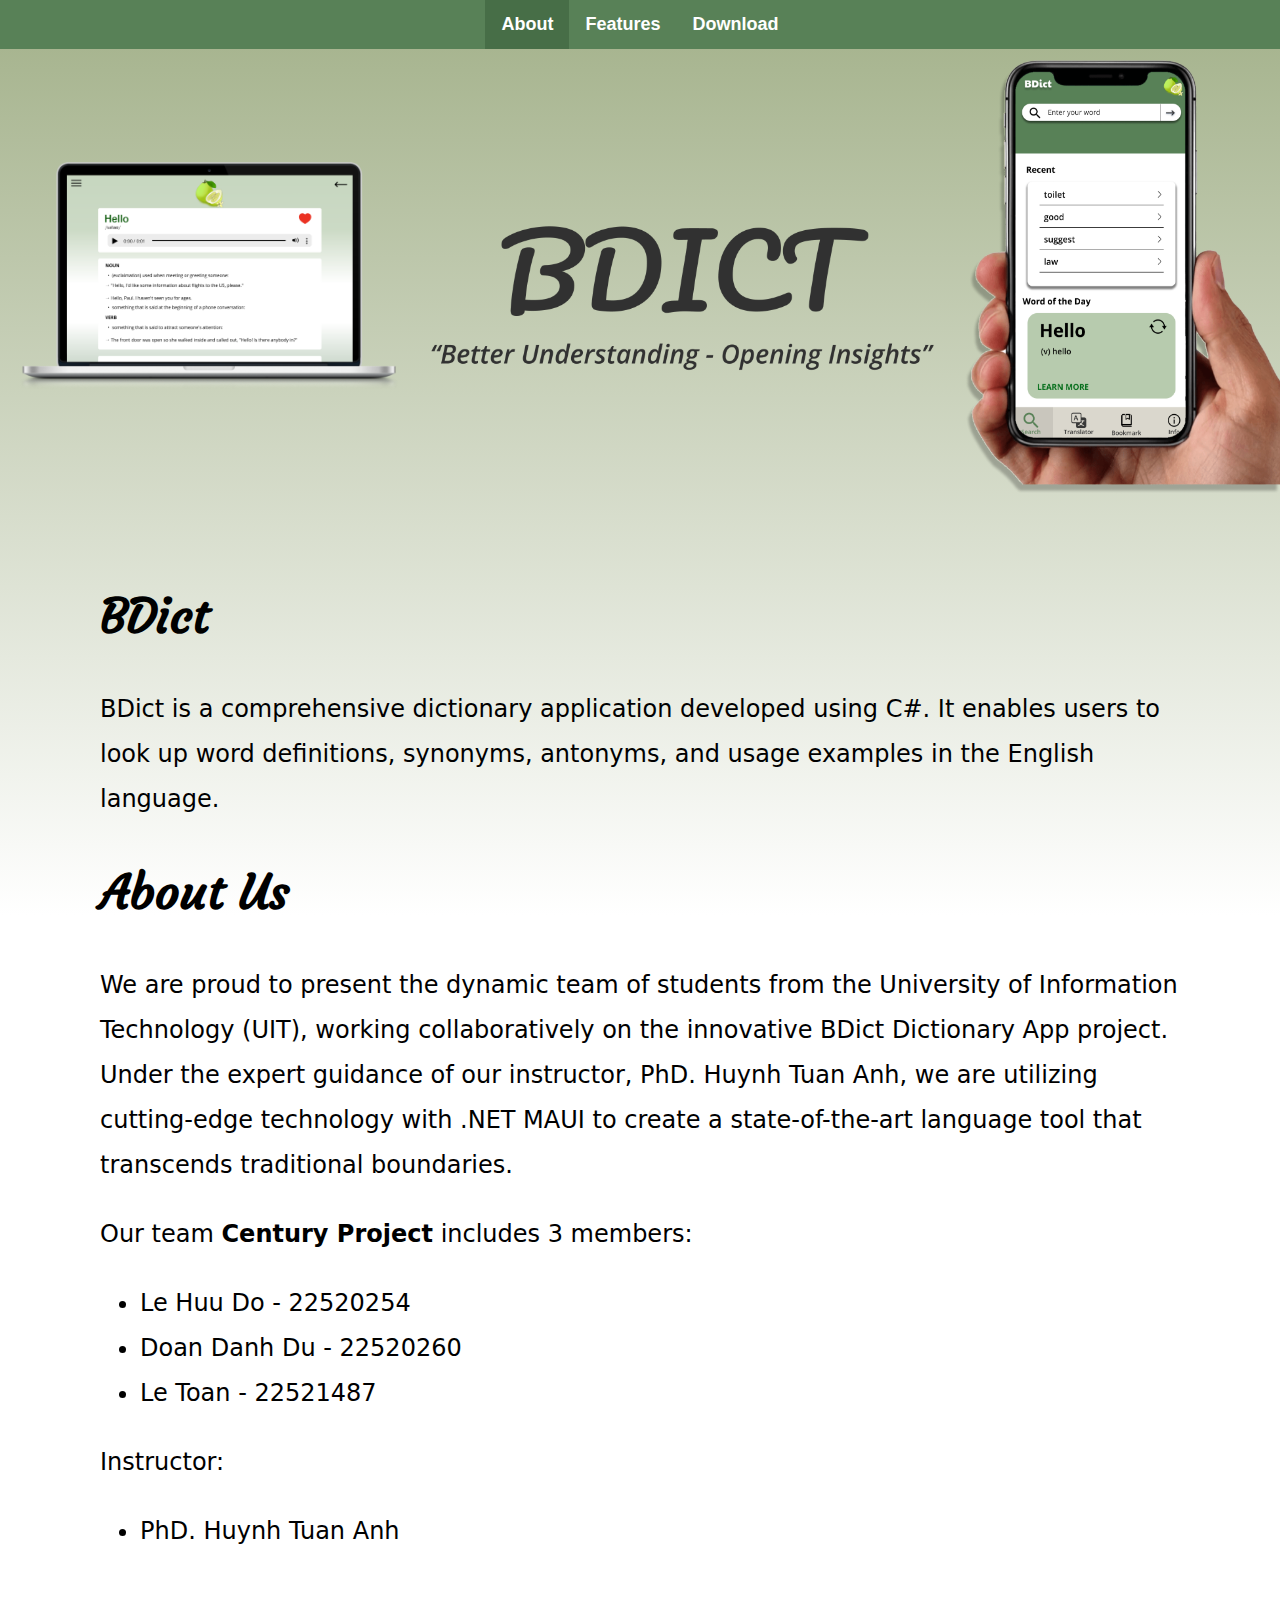
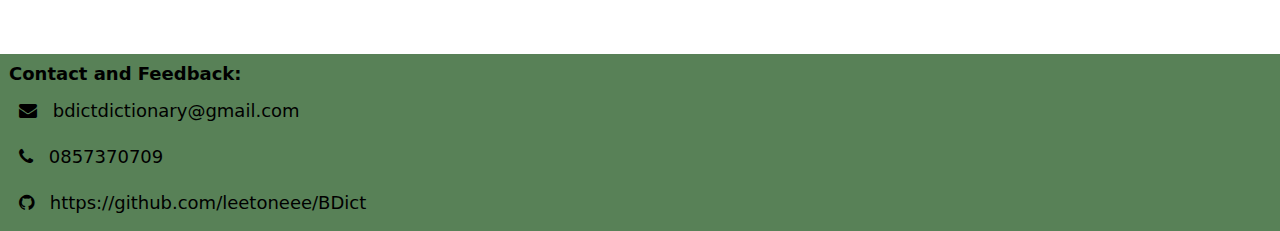
<file: index.html>
<!DOCTYPE html>
<html lang="en">
  <head>
    <meta charset="UTF-8" />
    <meta name="viewport" content="width=device-width, initial-scale=1.0" />
    <link rel="stylesheet" href="assests/css/styles.css" />
    <link rel="preconnect" href="https://fonts.googleapis.com" />
    <link rel="preconnect" href="https://fonts.gstatic.com" crossorigin />
    <link
      href="https://fonts.googleapis.com/css2?family=Courgette&display=swap"
      rel="stylesheet"
    />
    <link
      rel="stylesheet"
      href="https://cdnjs.cloudflare.com/ajax/libs/font-awesome/4.7.0/css/font-awesome.min.css"
    />
    <meta name="viewport" content="width=device-width, initial-scale=1.0" />
    <title>Buoi Dictionary</title>
  </head>
  <body>
    <ul class="navBar">
      <li><a href="index.html" style="background-color: #476e47">About</a></li>
      <li><a href="features.html">Features</a></li>
      <li><a href="download.html">Download</a></li>
    </ul>

    <div class="logo">
      <img class="laptop" src="assests/img/laptop.png" alt="laptop" />
      <img class="title" src="assests/img/appname.png" alt="appname" />
      <img class="phone" src="assests/img/phone.png" alt="phone" />
    </div>

    <div class="content">
      <p class="title">BDict</p>
      <p class="paragraph">
        BDict is a comprehensive dictionary application developed using C#. It
        enables users to look up word definitions, synonyms, antonyms, and usage
        examples in the English language.
      </p>
      <p class="title">About Us</p>
      <p class="paragraph">
        We are proud to present the dynamic team of students from the University
        of Information Technology (UIT), working collaboratively on the
        innovative BDict Dictionary App project. Under the expert guidance of
        our instructor, PhD. Huynh Tuan Anh, we are utilizing cutting-edge
        technology with .NET MAUI to create a state-of-the-art language tool
        that transcends traditional boundaries.
      </p>
      <p>Our team <b>Century Project</b> includes 3 members:</p>
      <ul>
        <li>Le Huu Do - 22520254</li>
        <li>Doan Danh Du - 22520260</li>
        <li>Le Toan - 22521487</li>
      </ul>
      <p>Instructor:</p>
      <ul>
        <li>PhD. Huynh Tuan Anh</li>
      </ul>
    </div>

    <div class="footer">
      <p><b>Contact and Feedback:</b></p>
      <p class="contact">
        <i class="fa fa-envelope" aria-hidden="true"></i>
        bdictdictionary@gmail.com
      </p>
      <p class="contact">
        <i class="fa fa-phone" aria-hidden="true"></i>
        0857370709
      </p>
      <p class="contact">
        <i class="fa fa-github" aria-hidden="true"></i>
        https://github.com/leetoneee/BDict
      </p>
    </div>
  </body>
</html>
</file>
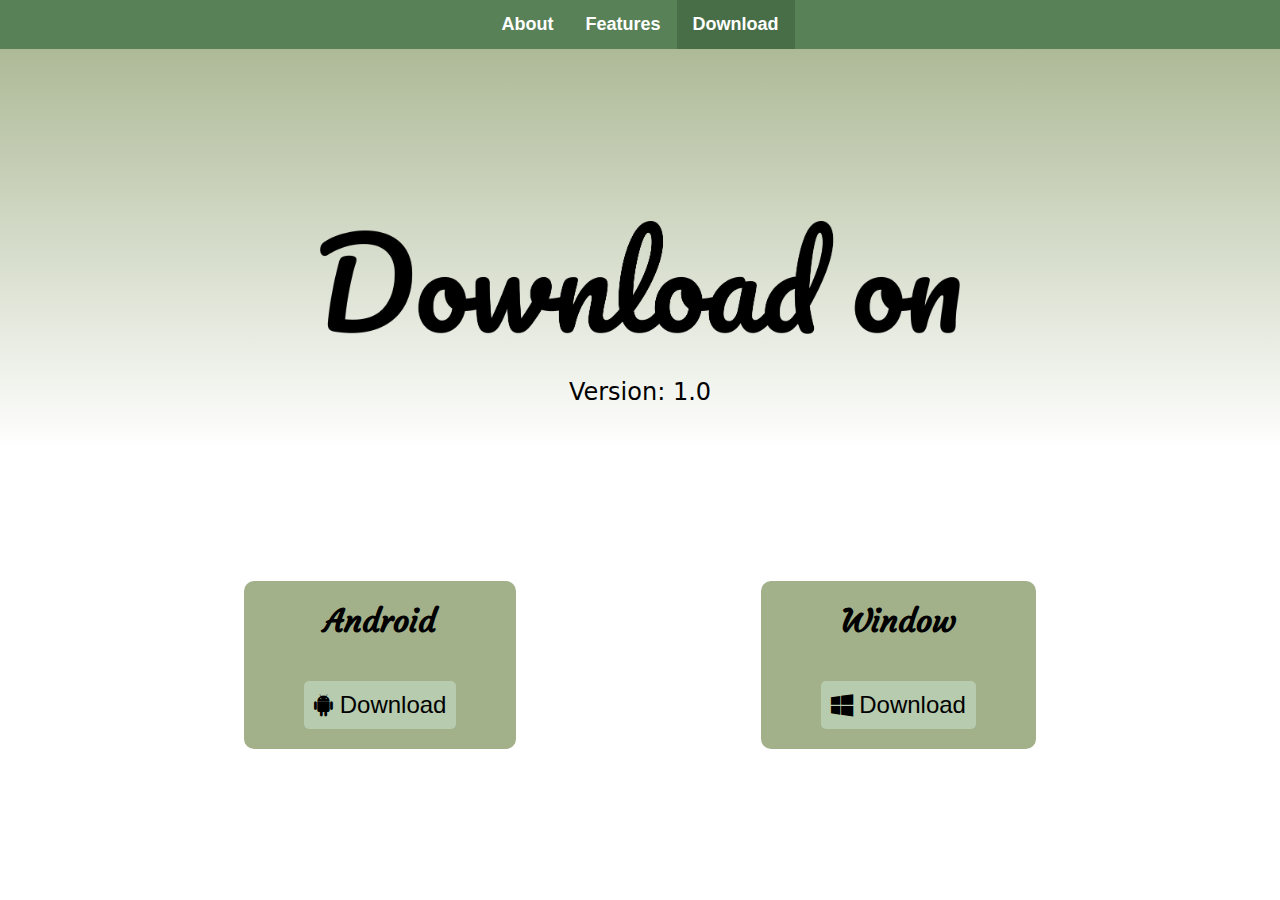
<file: download.html>
<!DOCTYPE html>
<html lang="en">
  <head>
    <meta charset="UTF-8" />
    <meta name="viewport" content="width=device-width, initial-scale=1.0" />
    <link rel="stylesheet" href="assests/css/download.css" />
    <link rel="preconnect" href="https://fonts.googleapis.com" />
    <link rel="preconnect" href="https://fonts.gstatic.com" crossorigin />
    <link
      href="https://fonts.googleapis.com/css2?family=Courgette&display=swap"
      rel="stylesheet"
    />
    <link
      rel="stylesheet"
      href="https://cdnjs.cloudflare.com/ajax/libs/font-awesome/4.7.0/css/font-awesome.min.css"
    />
    <meta name="viewport" content="width=device-width, initial-scale=1.0" />
    <title>Buoi Dictionary</title>
  </head>
  <body>
    <ul class="navBar">
      <li><a href="index.html">About</a></li>
      <li><a href="features.html">Features</a></li>
      <li>
        <a href="download.html" style="background-color: #476e47">Download</a>
      </li>
    </ul>

    <div class="content">
      <img src="assests/img/download.png" alt="download.png" />
      <p>Version: 1.0</p>
    </div>

    <div class="container">
      <div class="downloadBox">
        <div class="title">Android</div>
        <button class="AndroidDownBtn">
          <i class="fa fa-android" aria-hidden="true"></i>
          Download
        </button>
      </div>

      <div class="downloadBox">
        <div class="title">Window</div>
        <button class="WindowDownBtn">
          <i class="fa fa-windows" aria-hidden="true"></i>
          Download
        </button>
      </div>
    </div>
    <script src="assests/script/download.js"></script>
  </body>
</html>
</file>
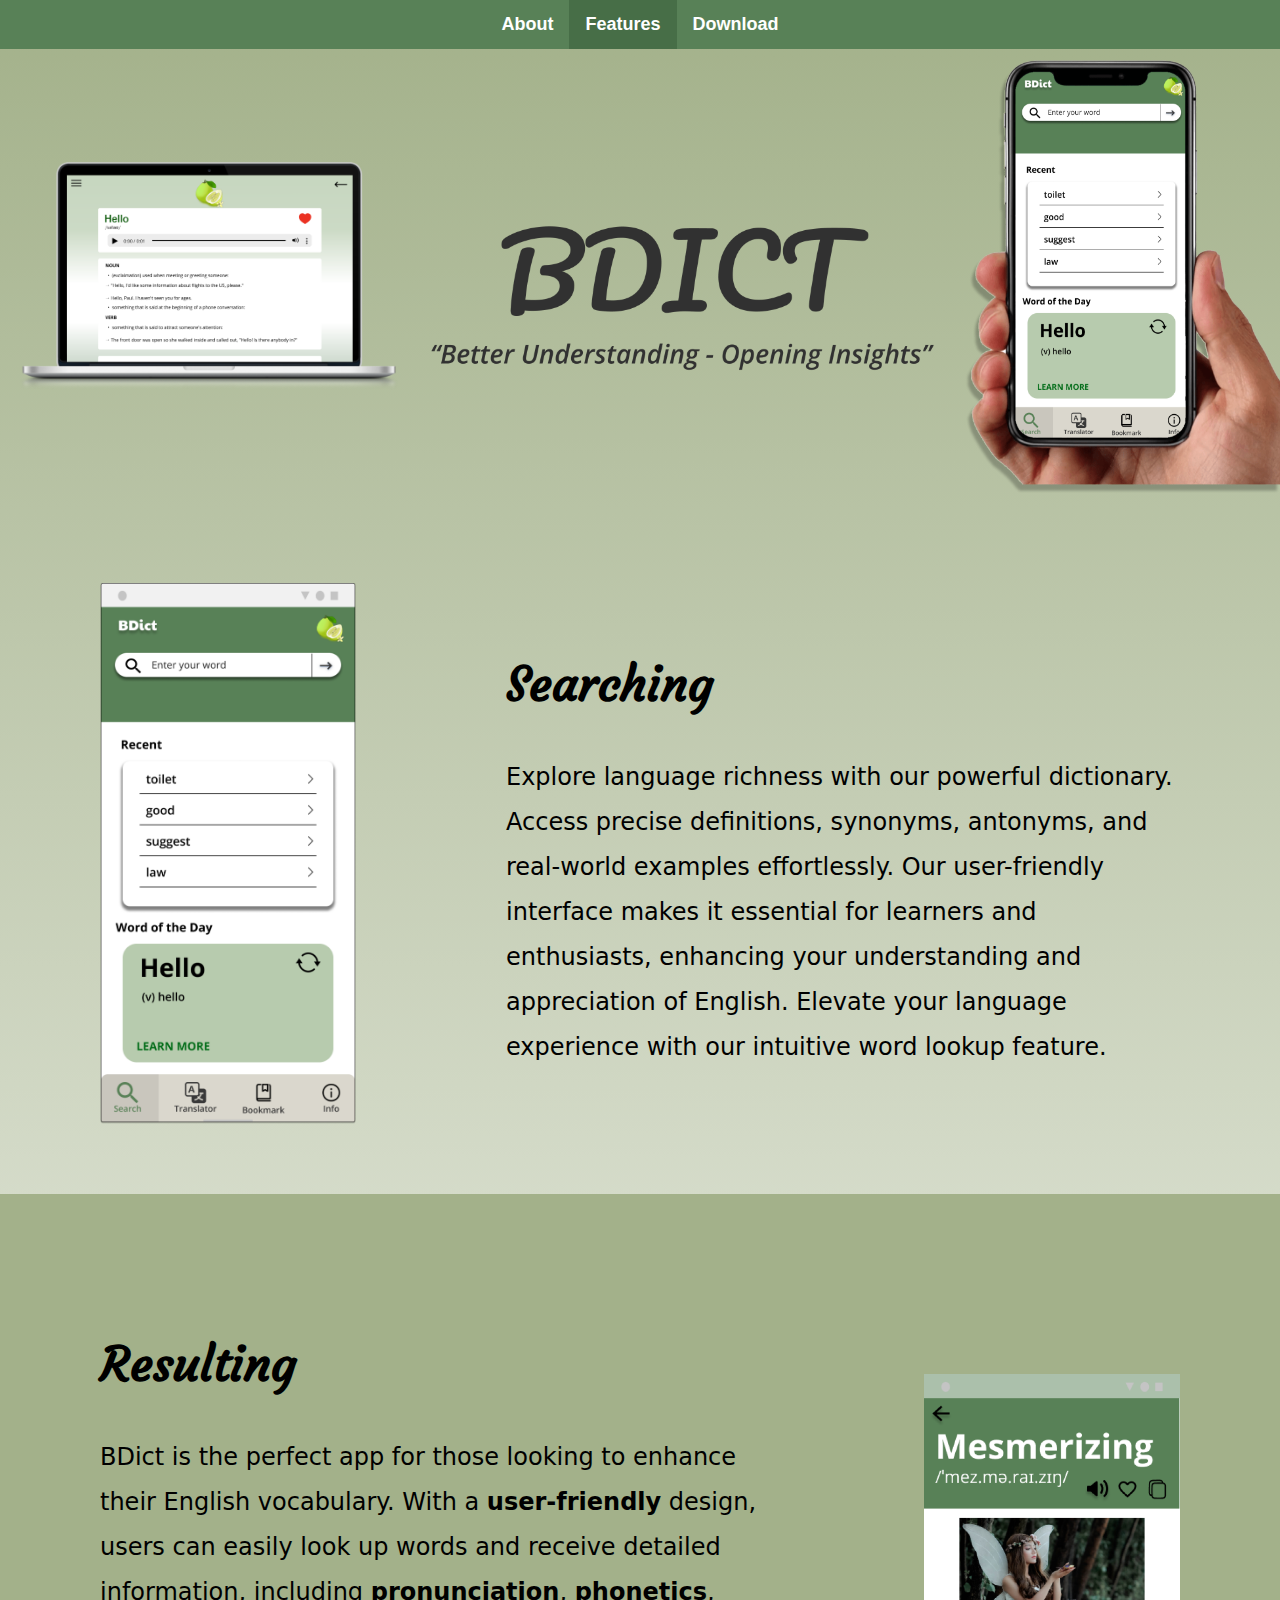
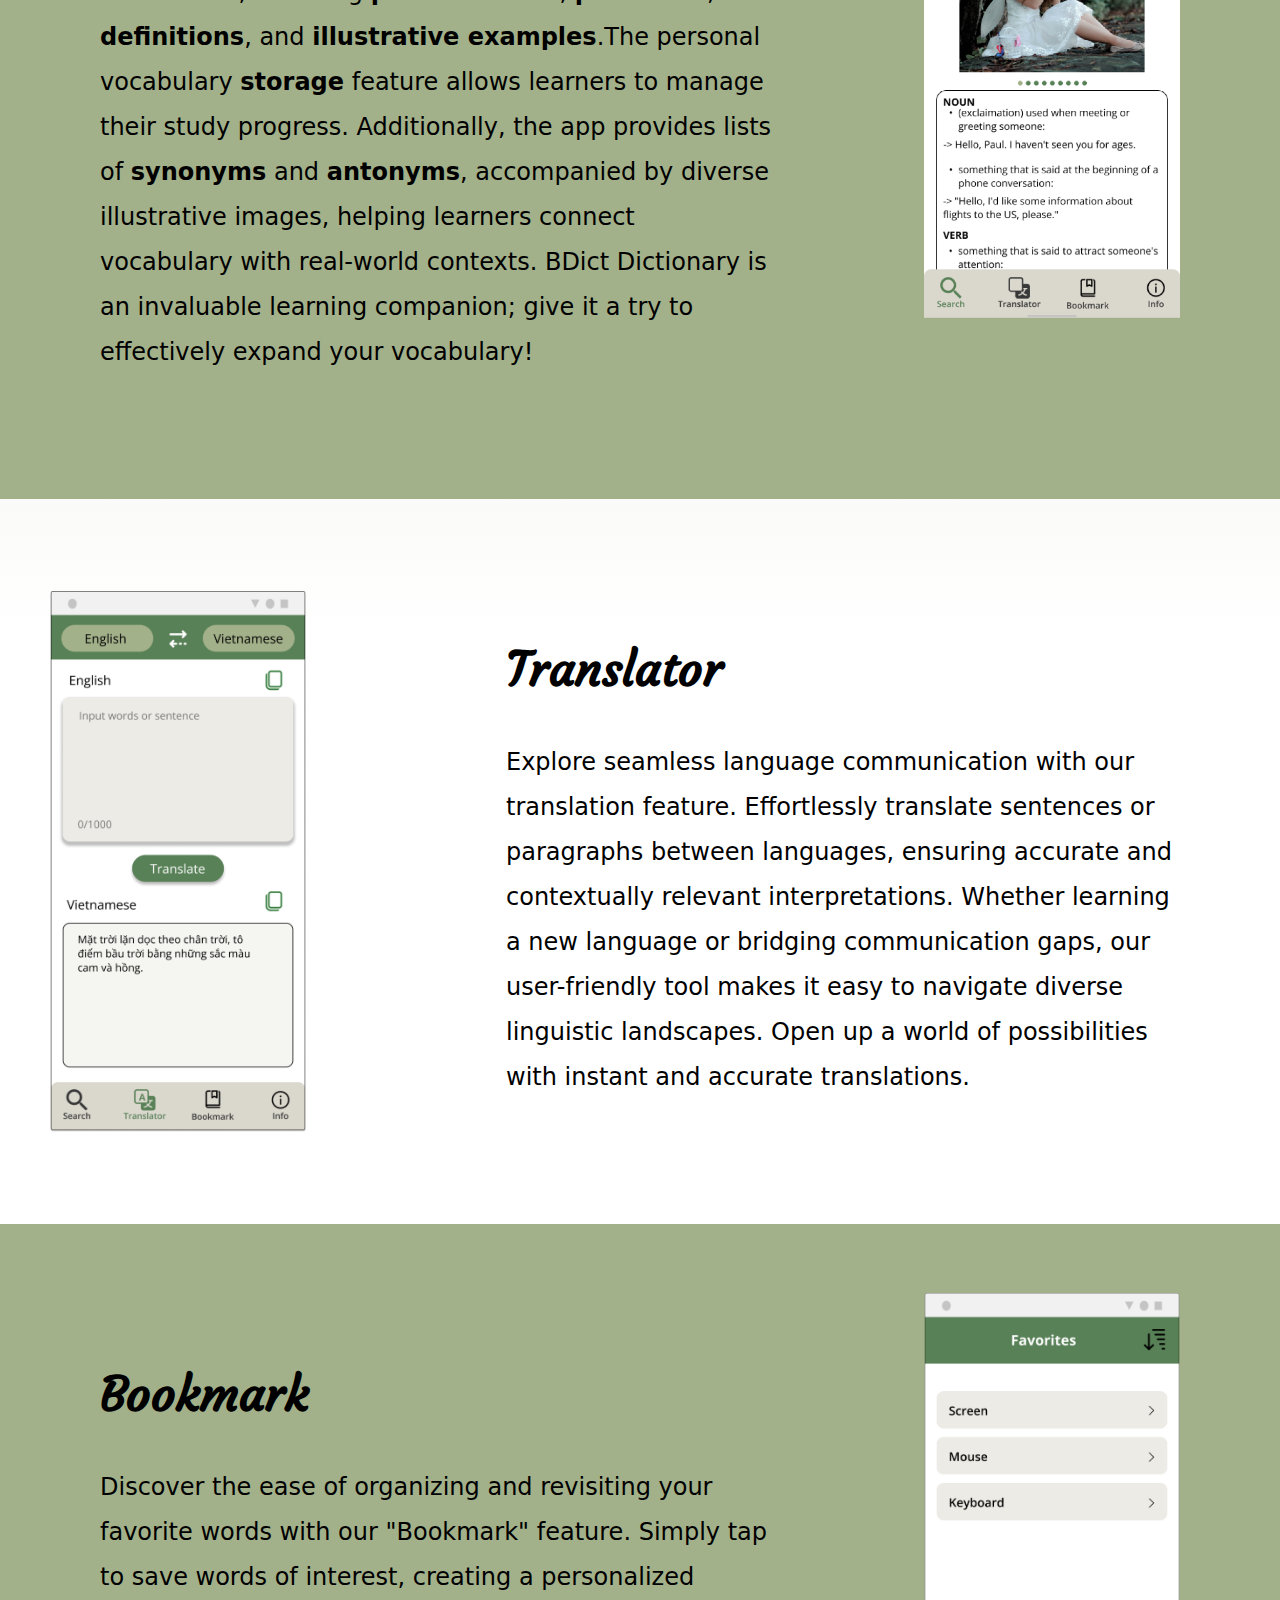
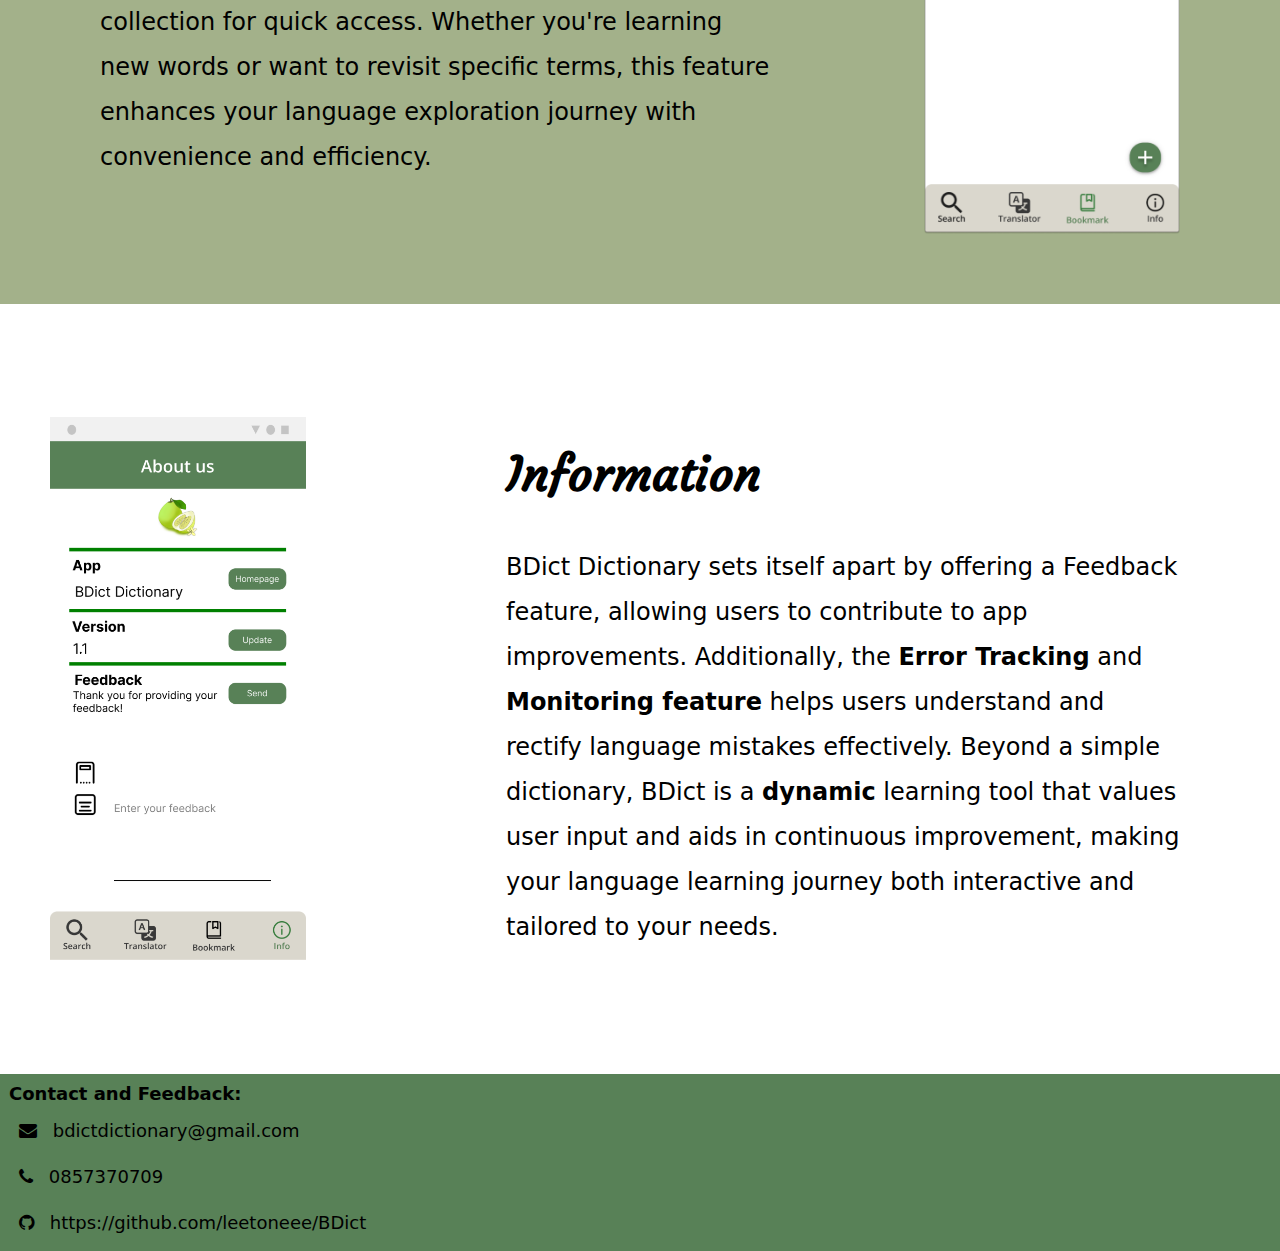
<file: features.html>
<!DOCTYPE html>
<html lang="en">
  <head>
    <meta charset="UTF-8" />
    <meta name="viewport" content="width=device-width, initial-scale=1.0" />
    <link rel="stylesheet" href="assests/css/features.css" />
    <link rel="preconnect" href="https://fonts.googleapis.com" />
    <link rel="preconnect" href="https://fonts.gstatic.com" crossorigin />
    <link
      href="https://fonts.googleapis.com/css2?family=Courgette&display=swap"
      rel="stylesheet"
    />
    <link
      rel="stylesheet"
      href="https://cdnjs.cloudflare.com/ajax/libs/font-awesome/4.7.0/css/font-awesome.min.css"
    />
    <meta name="viewport" content="width=device-width, initial-scale=1.0" />
    <!-- <script src="assests/script/scroll.js"></script> -->
    <title>Buoi Dictionary</title>
  </head>
  <body>
    <ul class="navBar">
      <li><a href="index.html">About</a></li>
      <li>
        <a href="features.html" style="background-color: #476e47">Features</a>
      </li>
      <li><a href="download.html">Download</a></li>
    </ul>

    <div class="logo">
      <img class="laptop" src="assests/img/laptop.png" alt="laptop" />
      <img class="title" src="assests/img/appname.png" alt="appname" />
      <img class="phone" src="assests/img/phone.png" alt="phone" />
    </div>
    <div class="searching">
      <img class="searchImg" src="assests/img/searching.png" />
      <div class="content">
        <p class="title">Searching</p>
        <p class="paragraph">
          Explore language richness with our powerful dictionary. Access precise
          definitions, synonyms, antonyms, and real-world examples effortlessly.
          Our user-friendly interface makes it essential for learners and
          enthusiasts, enhancing your understanding and appreciation of English.
          Elevate your language experience with our intuitive word lookup
          feature.
        </p>
      </div>
    </div>
    <div class="resulting">
      <div class="content">
        <p class="title">Resulting</p>
        <p class="paragraph">
          BDict is the perfect app for those looking to enhance their English
          vocabulary. With a <b>user-friendly</b> design, users can easily look
          up words and receive detailed information, including
          <b>pronunciation</b>, <b>phonetics</b>, <b>definitions</b>, and
          <b>illustrative examples</b>.The personal vocabulary
          <b>storage</b> feature allows learners to manage their study progress.
          Additionally, the app provides lists of <b>synonyms</b> and
          <b>antonyms</b>, accompanied by diverse illustrative images, helping
          learners connect vocabulary with real-world contexts. BDict Dictionary
          is an invaluable learning companion; give it a try to effectively
          expand your vocabulary!
        </p>
      </div>
      <img class="resultImg" src="assests/img/resulting.png" />
    </div>
    <div class="translating">
      <img class="translateImg" src="assests/img/translating.png" />
      <div class="content">
        <p class="title">Translator</p>
        <p class="paragraph">
          Explore seamless language communication with our translation feature.
          Effortlessly translate sentences or paragraphs between languages,
          ensuring accurate and contextually relevant interpretations. Whether
          learning a new language or bridging communication gaps, our
          user-friendly tool makes it easy to navigate diverse linguistic
          landscapes. Open up a world of possibilities with instant and accurate
          translations.
        </p>
      </div>
    </div>
    <div class="bookmark">
      <div class="content">
        <p class="title">Bookmark</p>
        <p class="paragraph">
          Discover the ease of organizing and revisiting your favorite words
          with our "Bookmark" feature. Simply tap to save words of interest,
          creating a personalized collection for quick access. Whether you're
          learning new words or want to revisit specific terms, this feature
          enhances your language exploration journey with convenience and
          efficiency.
        </p>
      </div>
      <img class="bookmarkImg" src="assests/img/bookmark.png" />
    </div>

    <div class="translating">
      <img class="translateImg" src="assests/img/info.png" />
      <div class="content">
        <p class="title">Information</p>
        <p class="paragraph">
          BDict Dictionary sets itself apart by offering a Feedback feature,
          allowing users to contribute to app improvements. Additionally, the
          <b>Error Tracking</b> and <b>Monitoring feature</b> helps users
          understand and rectify language mistakes effectively. Beyond a simple
          dictionary, BDict is a <b>dynamic</b> learning tool that values user
          input and aids in continuous improvement, making your language
          learning journey both interactive and tailored to your needs.
        </p>
      </div>
    </div>

    <div class="footer">
      <p><b>Contact and Feedback:</b></p>
      <p class="contact">
        <i class="fa fa-envelope" aria-hidden="true"></i>
        bdictdictionary@gmail.com
      </p>
      <p class="contact">
        <i class="fa fa-phone" aria-hidden="true"></i>
        0857370709
      </p>
      <p class="contact">
        <i class="fa fa-github" aria-hidden="true"></i>
        https://github.com/leetoneee/BDict
      </p>
    </div>
  </body>
</html>
</file>
<file: assests/css/styles.css>
body {
    margin: 0;
    background: linear-gradient(to bottom, #A3B18A 0%, White 50%, #ffffff 100%);
    height: 100%;
}


.navBar {
    list-style-type: none;
    margin: 0;
    padding: 0;
    overflow: hidden;
    background-color: #588157;  
    display: flex; /* Sử dụng flexbox */
    justify-content: center; /* Căn giữa các phần tử theo chiều ngang */
    position: fixed;
    top: 0;
    width: 100%;
}

.navBar li {
    display: inline-block; /* Hiển thị các li như là các khối nằm trong một dòng */
}

.navBar li a {
    display: block;
    color: white;
    font-weight: bold;
    text-align: center;
    padding: 14px 16px;
    text-decoration: none;
    font-size: large;
    font-family: Arial, Helvetica, sans-serif;
    transition: background-color 0.15s;
}


.navBar li a:hover {
    background-color: #476E47; 
}

.navBar li a:active {
    background-color: #476E47;
}

/* Customize */

.logo {
    display: flex;
    justify-content: space-between;
    align-items: center;
    margin: 20px;
    margin-top: 60px;
    margin-right: 0px;
}

.logo .laptop {
    max-width: 30%;
    height: auto;
}

.logo .title {
    max-width: 40%;
    height: auto;
}

.logo .phone {
    max-width: 25%;
    height: auto;
}

.content {
    font-size: x-large;
    font-family: system-ui, -apple-system, BlinkMacSystemFont, 'Segoe UI', Roboto, Oxygen, Ubuntu, Cantarell, 'Open Sans', 'Helvetica Neue', sans-serif;
    margin: 100px;
    line-height: 45px;
}

.content .title{
    font-family: 'Courgette', cursive;
    font-size: xxx-large;
    font-weight: bold;
}

.footer {
    width: 100%;
    background-color: #588157;
    color: black;
    text-align: center;
    display: flex;
    flex-direction: column;
    align-items: start;
    padding: 5px;
  }
  
  .footer p {
      margin: 4px;
      font-family: system-ui, -apple-system, BlinkMacSystemFont, 'Segoe UI', Roboto, Oxygen, Ubuntu, Cantarell, 'Open Sans', 'Helvetica Neue', sans-serif;
      font-size: large;
  }
  
  .footer .contact i{
      margin: 10px;
  }

.laptop {
    transition: transform 0.15s;
}

.laptop:hover {
    transform: scale(1.1);
}

.logo .title {
    transition: transform 0.15s;
}

.logo .title:hover {
    transform: scale(1.1);
}

.phone {
    transition: transform 0.15s;
}

.phone:hover {
    transform: scale(1.1);
}
</file>
<file: assests/css/download.css>
html {
    height: 100%;
  }
body {
    min-height: 100%;
}

body {
    margin: 0;
    background: linear-gradient(to bottom, #A3B18A 0%, White 50%, #ffffff 100%);
    display: flex;
    flex-direction: column;
    justify-content: space-evenly;
}


.navBar {
    list-style-type: none;
    margin: 0;
    padding: 0;
    overflow: hidden;
    background-color: #588157;  
    display: flex; /* Sử dụng flexbox */
    justify-content: center; /* Căn giữa các phần tử theo chiều ngang */
    position: fixed;
    top: 0;
    width: 100%;
}

.navBar li {
    display: inline-block; /* Hiển thị các li như là các khối nằm trong một dòng */
}

.navBar li a {
    display: block;
    color: white;
    font-weight: bold;
    text-align: center;
    padding: 14px 16px;
    text-decoration: none;
    font-size: large;
    font-family: Arial, Helvetica, sans-serif;
    transition: background-color 0.15s;
}


.navBar li a:hover {
    background-color: #476E47; 
}

.navBar li a:active {
    background-color: #476E47;
}

/* customize */

.content {
    margin-top: 50px;
    display: flex;
    flex-direction: column;
    align-items: center;
    
}

.content img {
    max-width: 50%;
    margin: 20px;
}

.content p {
    font-size: x-large;
    font-family: system-ui, -apple-system, BlinkMacSystemFont, 'Segoe UI', Roboto, Oxygen, Ubuntu, Cantarell, 'Open Sans', 'Helvetica Neue', sans-serif;
}

.downloadBox {
    padding: 20px;
    padding-left: 40px;
    padding-right: 40px;
    border-radius: 10px;
    display: flex;
    flex-direction: column;
    align-items: center;
    background-color: #A3B18A;
}

.title {
    font-family: 'Courgette', cursive;
    font-size: xx-large;
    font-weight: bold;
    margin: 20px;
    margin-top: 0px;
}

.container {
    display: flex;
    justify-content: space-evenly;
}

.AndroidDownBtn {
    font-size: x-large;
    border-radius: 5px;
    border: none;
    margin: 20px;
    margin-bottom: 0px;
    background-color: #B7CBAE;
    padding: 10px;
    transition: background-color 0.15s;
}

.AndroidDownBtn:hover {
    opacity: 0.8;
}

.AndroidDownBtn:active {
    background-color: #588157;
}

.WindowDownBtn {
    font-size: x-large;
    border-radius: 5px;
    border: none;
    margin: 20px;
    margin-bottom: 0px;
    background-color: #B7CBAE;
    padding: 10px;
    transition: background-color 0.15s;
}

.WindowDownBtn:hover {
    opacity: 0.8;
}

.WindowDownBtn:active {
    background-color: #588157;
}
</file>
<file: assests/css/features.css>
body {
    margin: 0;
    background: linear-gradient(to bottom, #A3B18A 0%, White 50%, #ffffff 100%);
    height: 100%;
}


.navBar {
    list-style-type: none;
    margin: 0;
    padding: 0;
    overflow: hidden;
    background-color: #588157;  
    display: flex; /* Sử dụng flexbox */
    justify-content: center; /* Căn giữa các phần tử theo chiều ngang */
    position: fixed;
    top: 0;
    width: 100%;
}

.navBar li {
    display: inline-block; /* Hiển thị các li như là các khối nằm trong một dòng */
}

.navBar li a {
    display: block;
    color: white;
    font-weight: bold;
    text-align: center;
    padding: 14px 16px;
    text-decoration: none;
    font-size: large;
    font-family: Arial, Helvetica, sans-serif;
    transition: background-color 0.15s;
}


.navBar li a:hover {
    background-color: #476E47; 
}

.navBar li a:active {
    background-color: #476E47;
}


.logo {
    display: flex;
    justify-content: space-between;
    align-items: center;
    margin: 20px;
    margin-top: 60px;
    margin-right: 0px;
}

.logo .laptop {
    max-width: 30%;
    height: auto;
}

.logo .title {
    max-width: 40%;
    height: auto;
}

.logo .phone {
    max-width: 25%;
    height: auto;
}
/* Customize */

.content {
    font-size: x-large;
    font-family: system-ui, -apple-system, BlinkMacSystemFont, 'Segoe UI', Roboto, Oxygen, Ubuntu, Cantarell, 'Open Sans', 'Helvetica Neue', sans-serif;
    margin: 100px;
    line-height: 45px;
}

.content .title{
    font-family: 'Courgette', cursive;
    font-size: xxx-large;
    font-weight: bold;
}

/* searching */
.searching {
    display: flex;
    flex-direction: row;
    align-items: center;
}

.searching .searchImg{
    flex: 1;
    max-width: 20%;
    height: auto;
    margin: 50px;
    margin-left: 100px;
}

.searching .content{
    flex: 2;
}

/* resulting */
.resulting {
    display: flex;
    flex-direction: row;
    align-items: center;
    background-color: #A3B18A;
}

.resulting .resultImg{
    flex: 1;
    max-width: 20%;
    height: auto;
    margin: 50px;
    margin-right: 100px;
}

.resulting .content{
    flex: 2;
}

/* translating */
.translating {
    display: flex;
    flex-direction: row;
    align-items: center;
}

.translating .translateImg{
    flex: 1;
    max-width: 20%;
    height: auto;
    margin: 50px;
    margin-right: 100px;
}

.translating .content{
    flex: 2;
}

/* bookmark */
.bookmark {
    display: flex;
    flex-direction: row;
    align-items: center;
    background-color: #A3B18A;
}

.bookmark .bookmarkImg{
    flex: 1;
    max-width: 20%;
    height: auto;
    margin: 50px;
    margin-right: 100px;
}

.bookmark .content{
    flex: 2;
}

.footer {
    width: 100%;
    background-color: #588157;
    color: black;
    text-align: center;
    display: flex;
    flex-direction: column;
    align-items: start;
    padding: 5px;
  }
  
  .footer p {
    margin: 4px;
    font-family: system-ui, -apple-system, BlinkMacSystemFont, 'Segoe UI', Roboto, Oxygen, Ubuntu, Cantarell, 'Open Sans', 'Helvetica Neue', sans-serif;
    font-size: large;
}
  
  .footer .contact i{
      margin: 10px;
  }

  .laptop {
    transition: transform 0.15s;
}

.laptop:hover {
    transform: scale(1.1);
}

.logo .title {
    transition: transform 0.15s;
}

.logo .title:hover {
    transform: scale(1.1);
}

.phone {
    transition: transform 0.15s;
}

.phone:hover {
    transform: scale(1.1);
}

/*img demo*/
.searchImg {
    transition: transform 0.15s;
}

.searchImg:hover {
    transform: scale(1.1);
}
.resultImg {
    transition: transform 0.15s;
}

.resultImg:hover {
    transform: scale(1.1);
}
.translateImg {
    transition: transform 0.15s;
}

.translateImg:hover {
    transform: scale(1.1);
}
.bookmarkImg {
    transition: transform 0.15s;
}

.bookmarkImg:hover {
    transform: scale(1.1);
}
</file>
